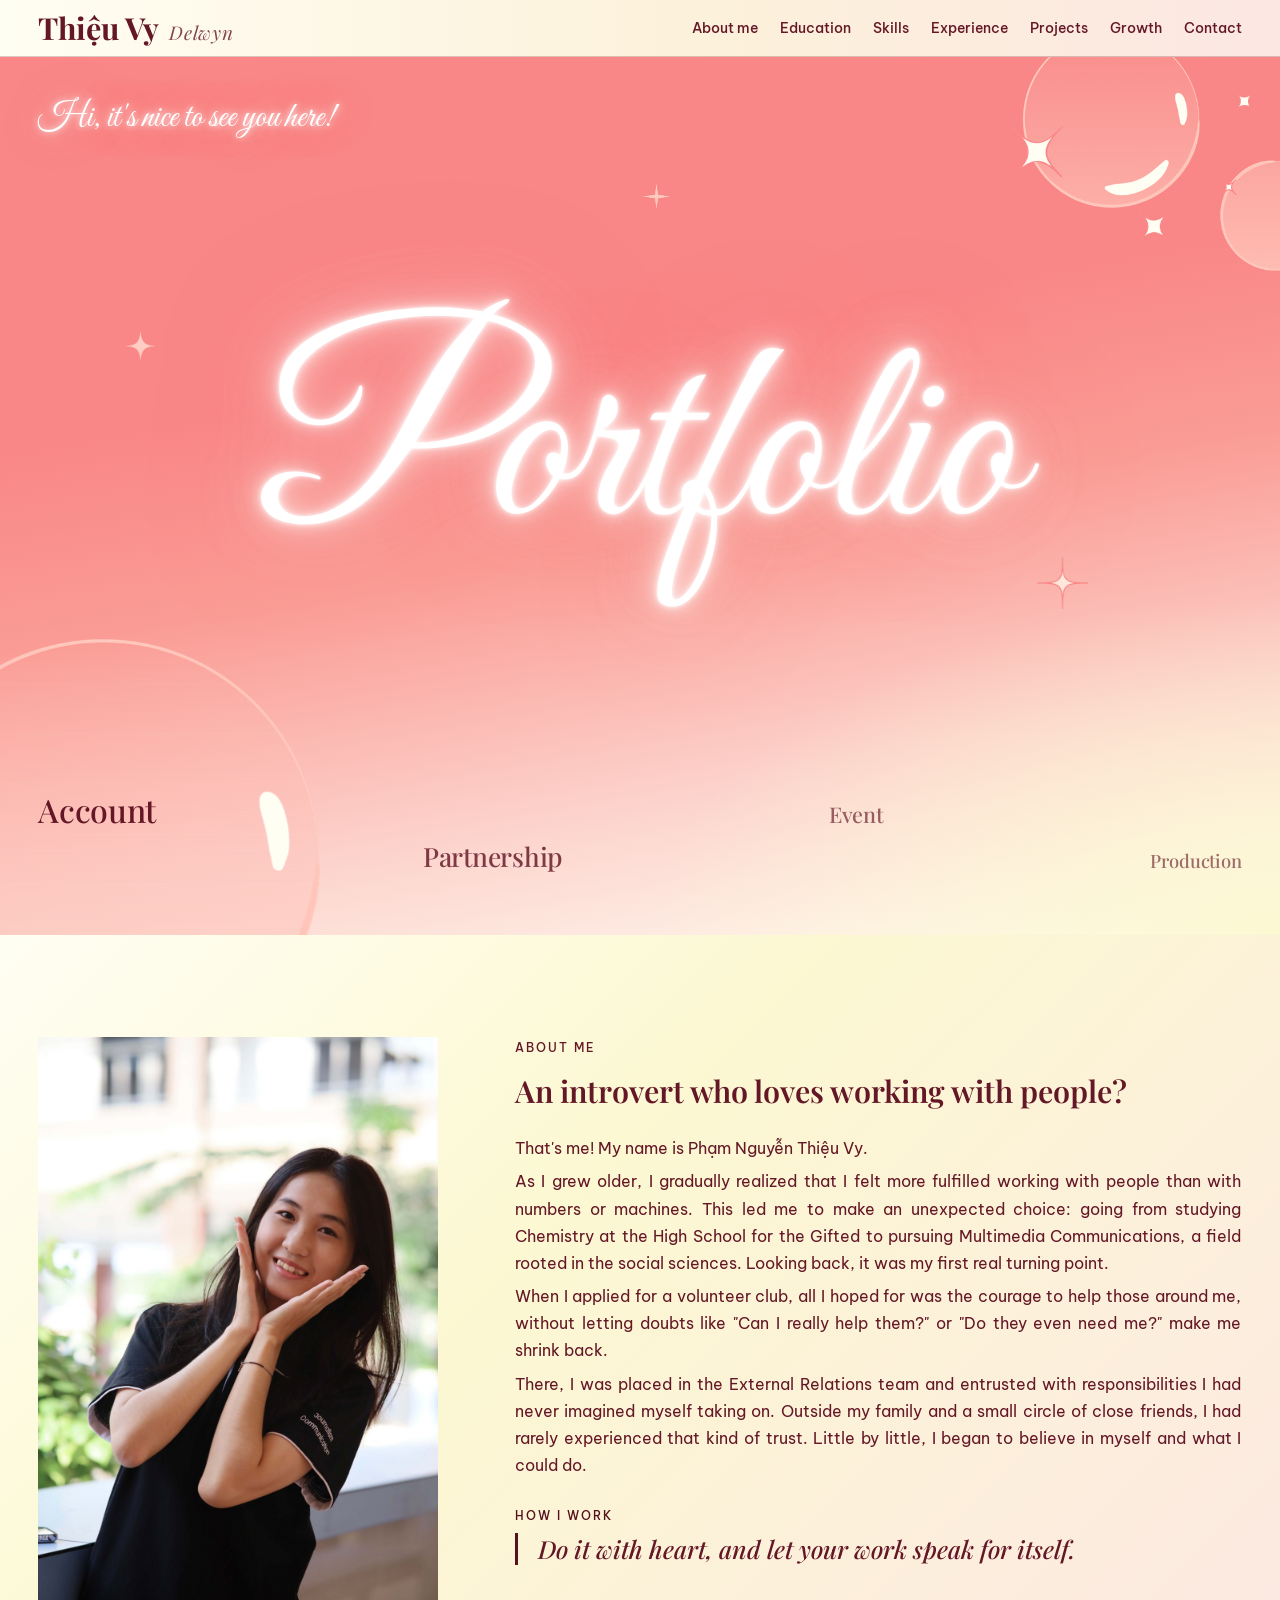
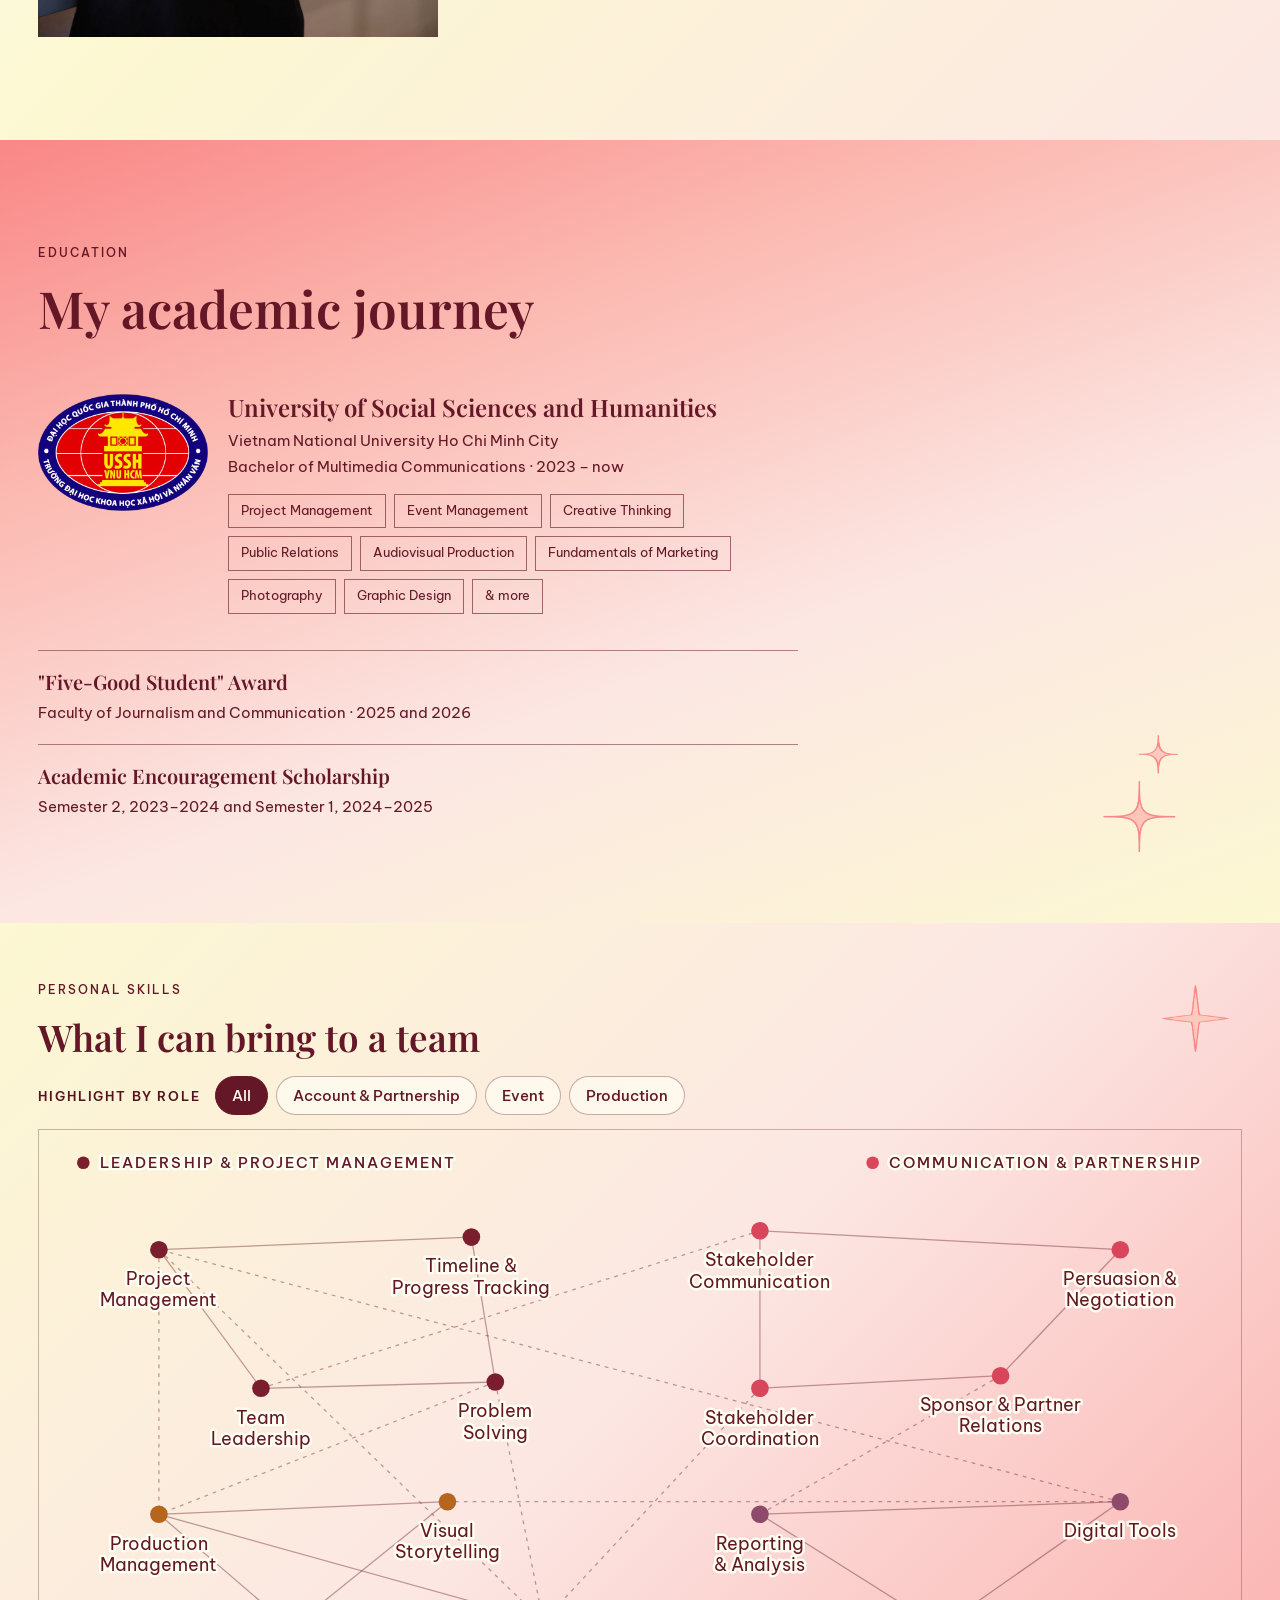
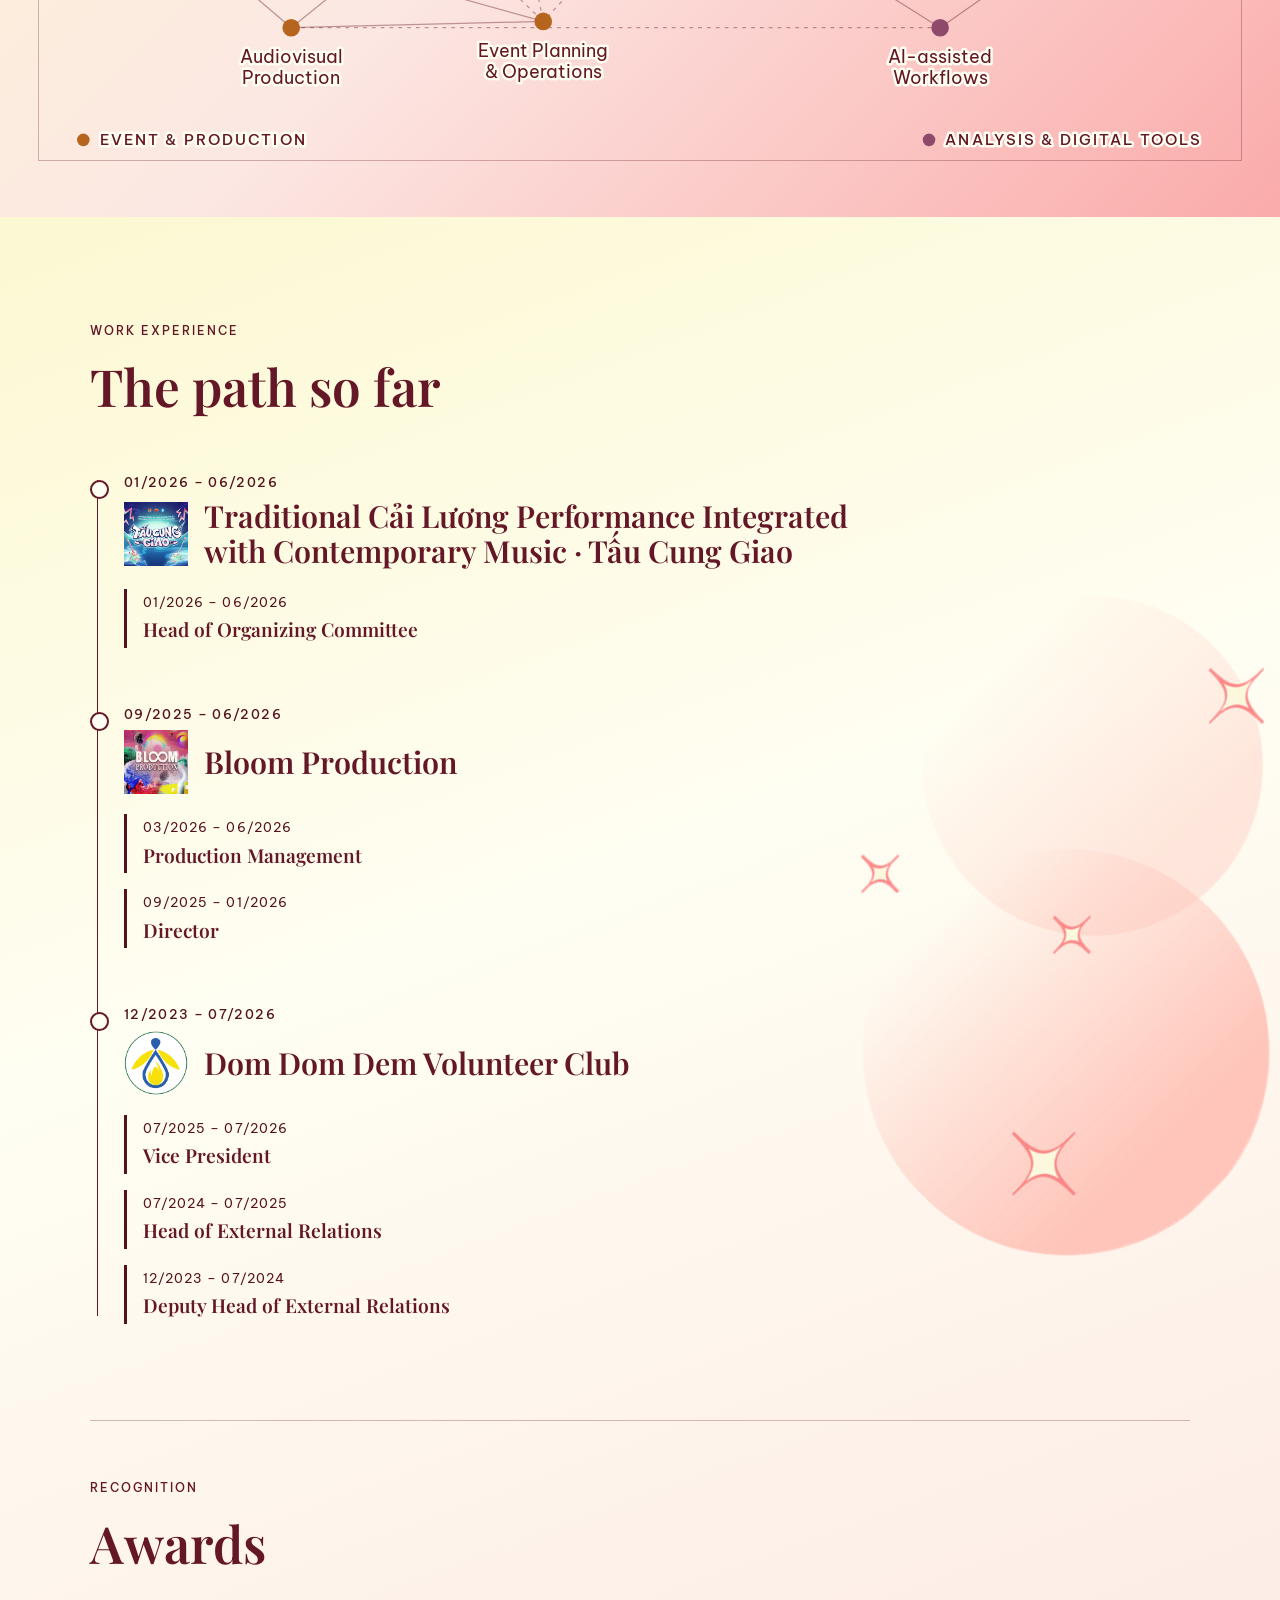
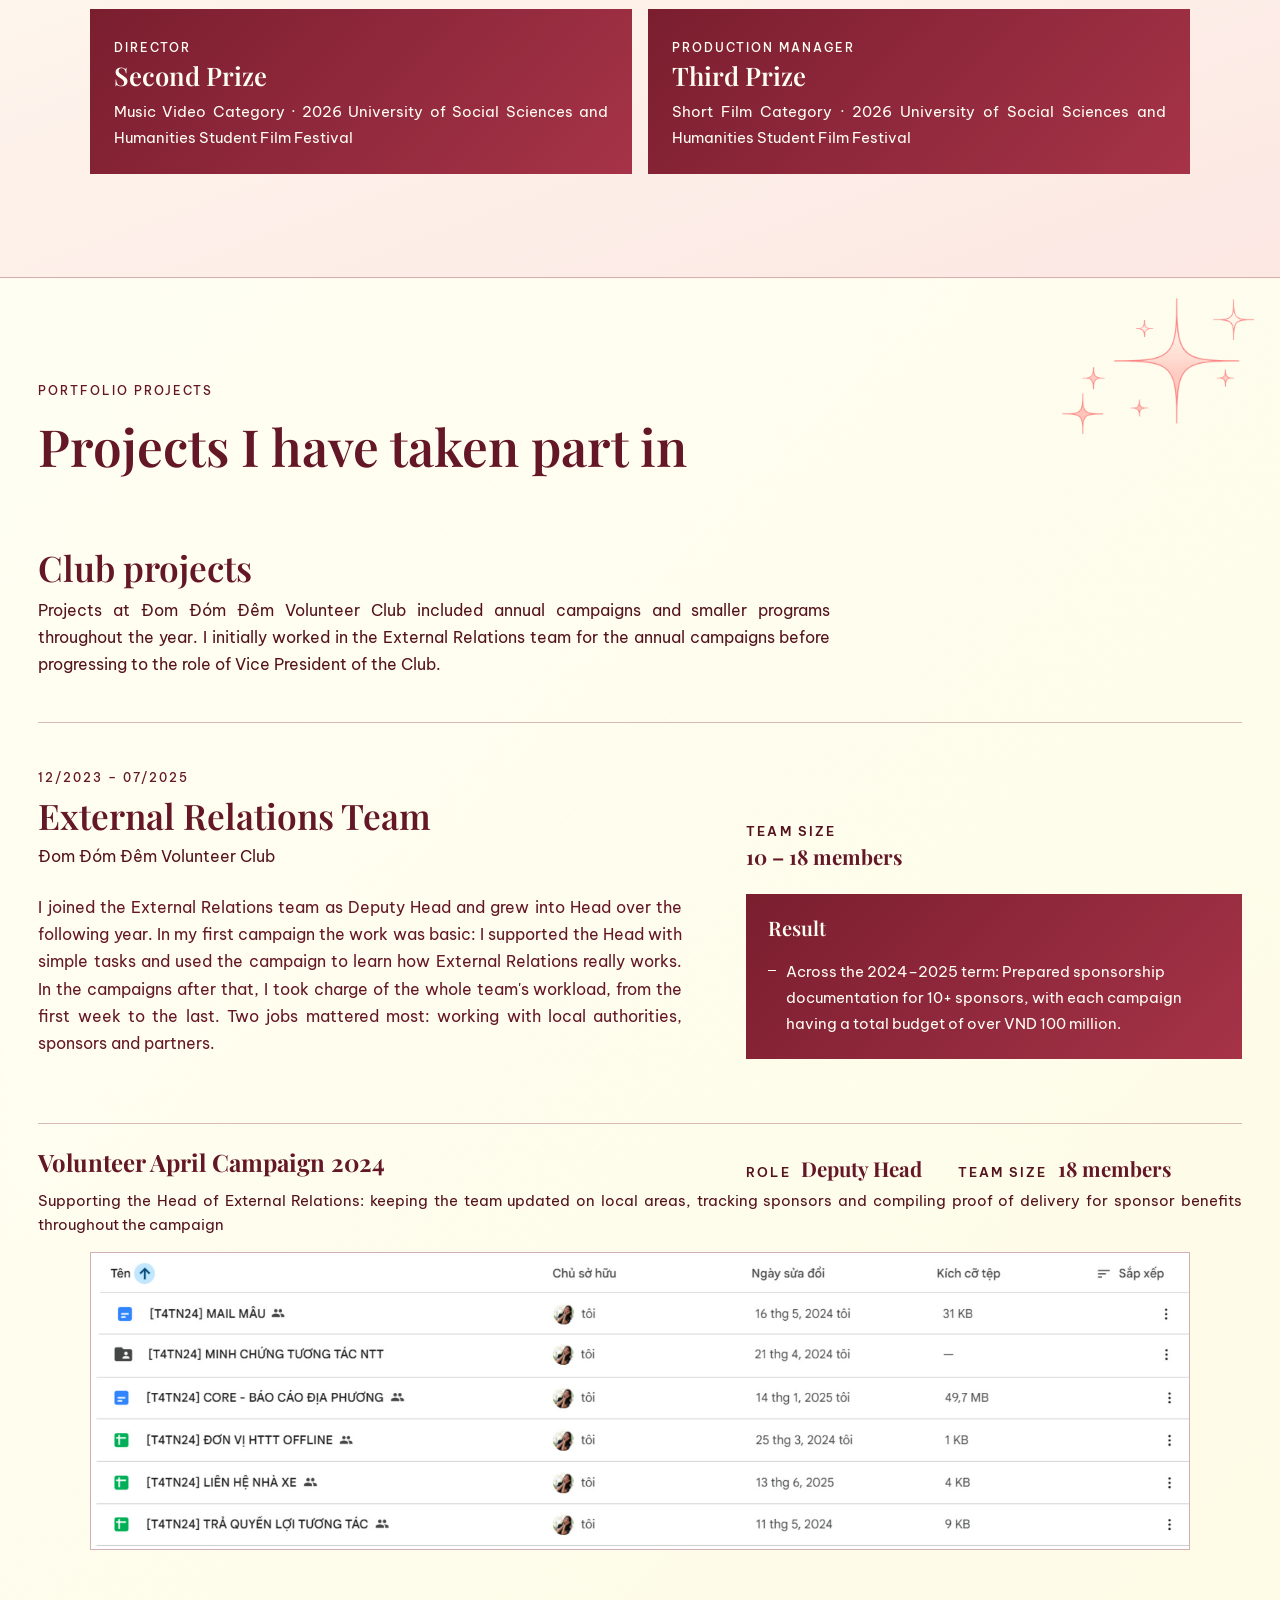
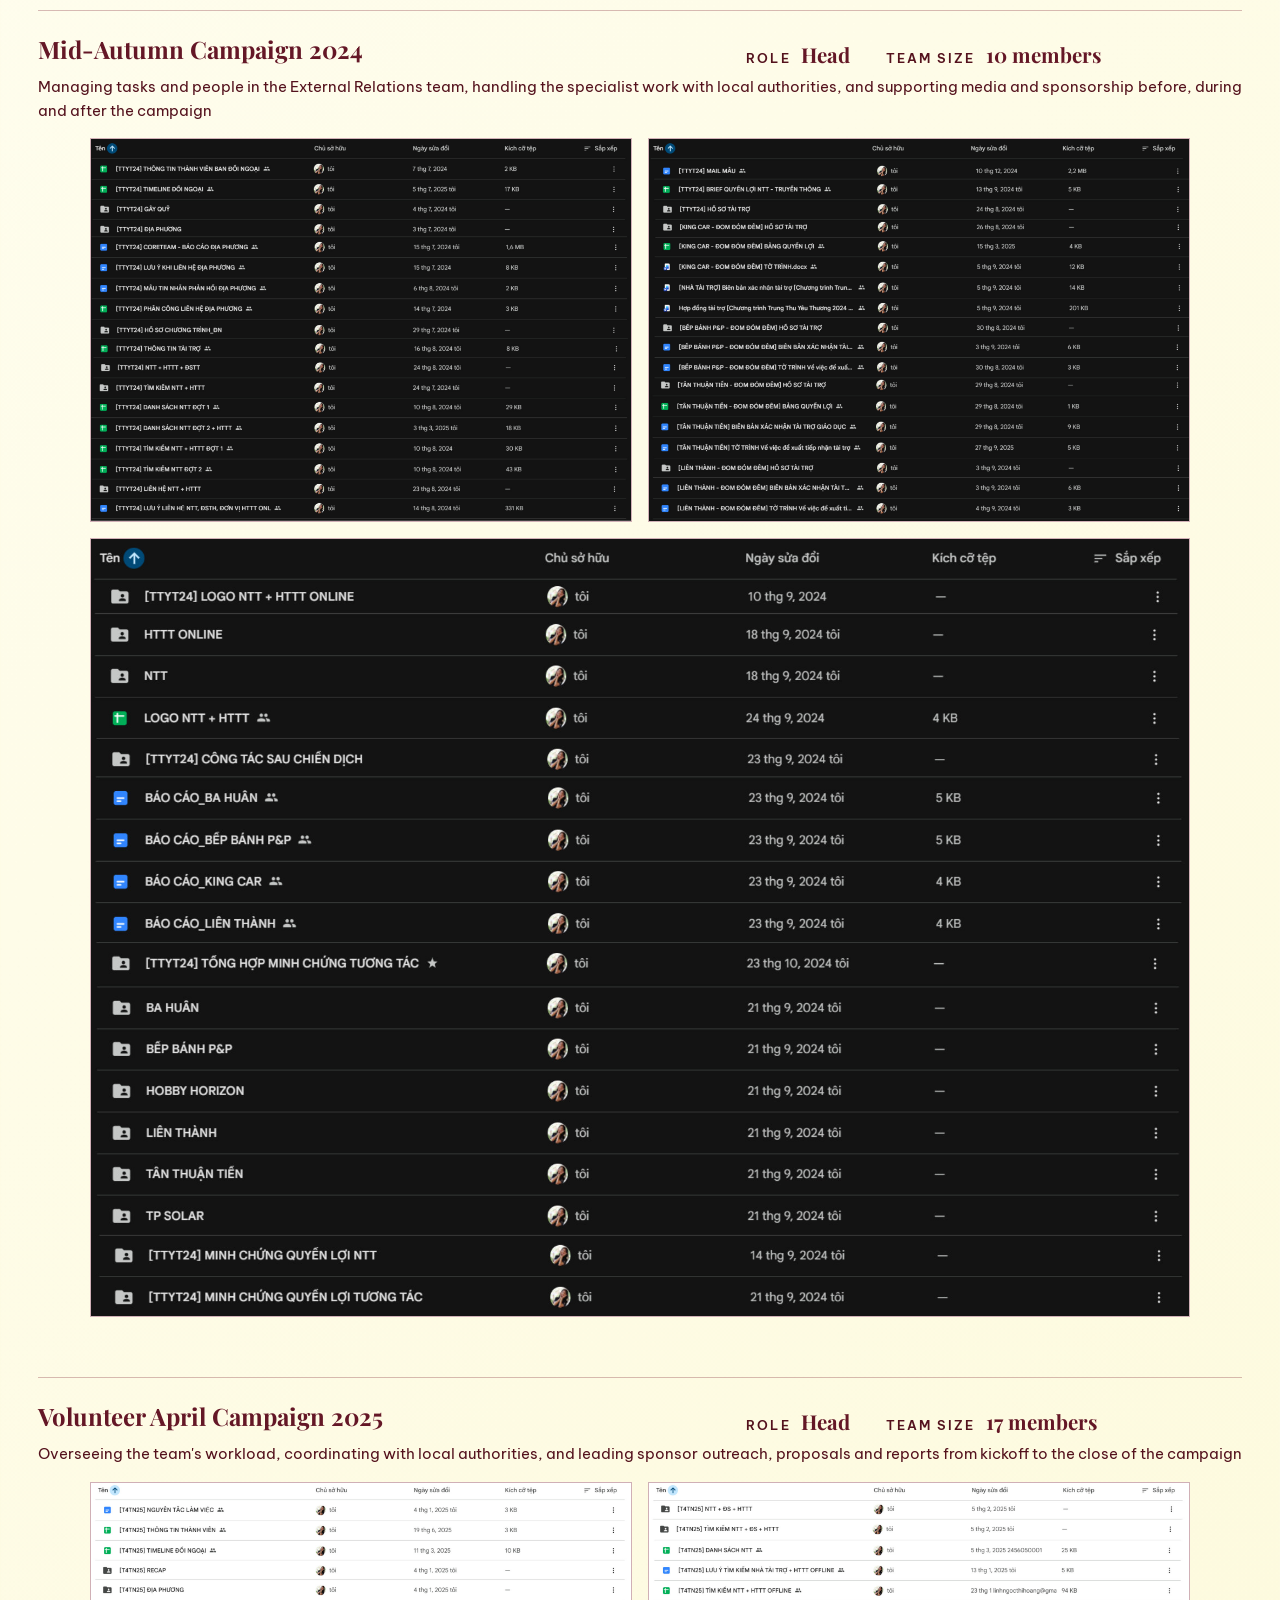
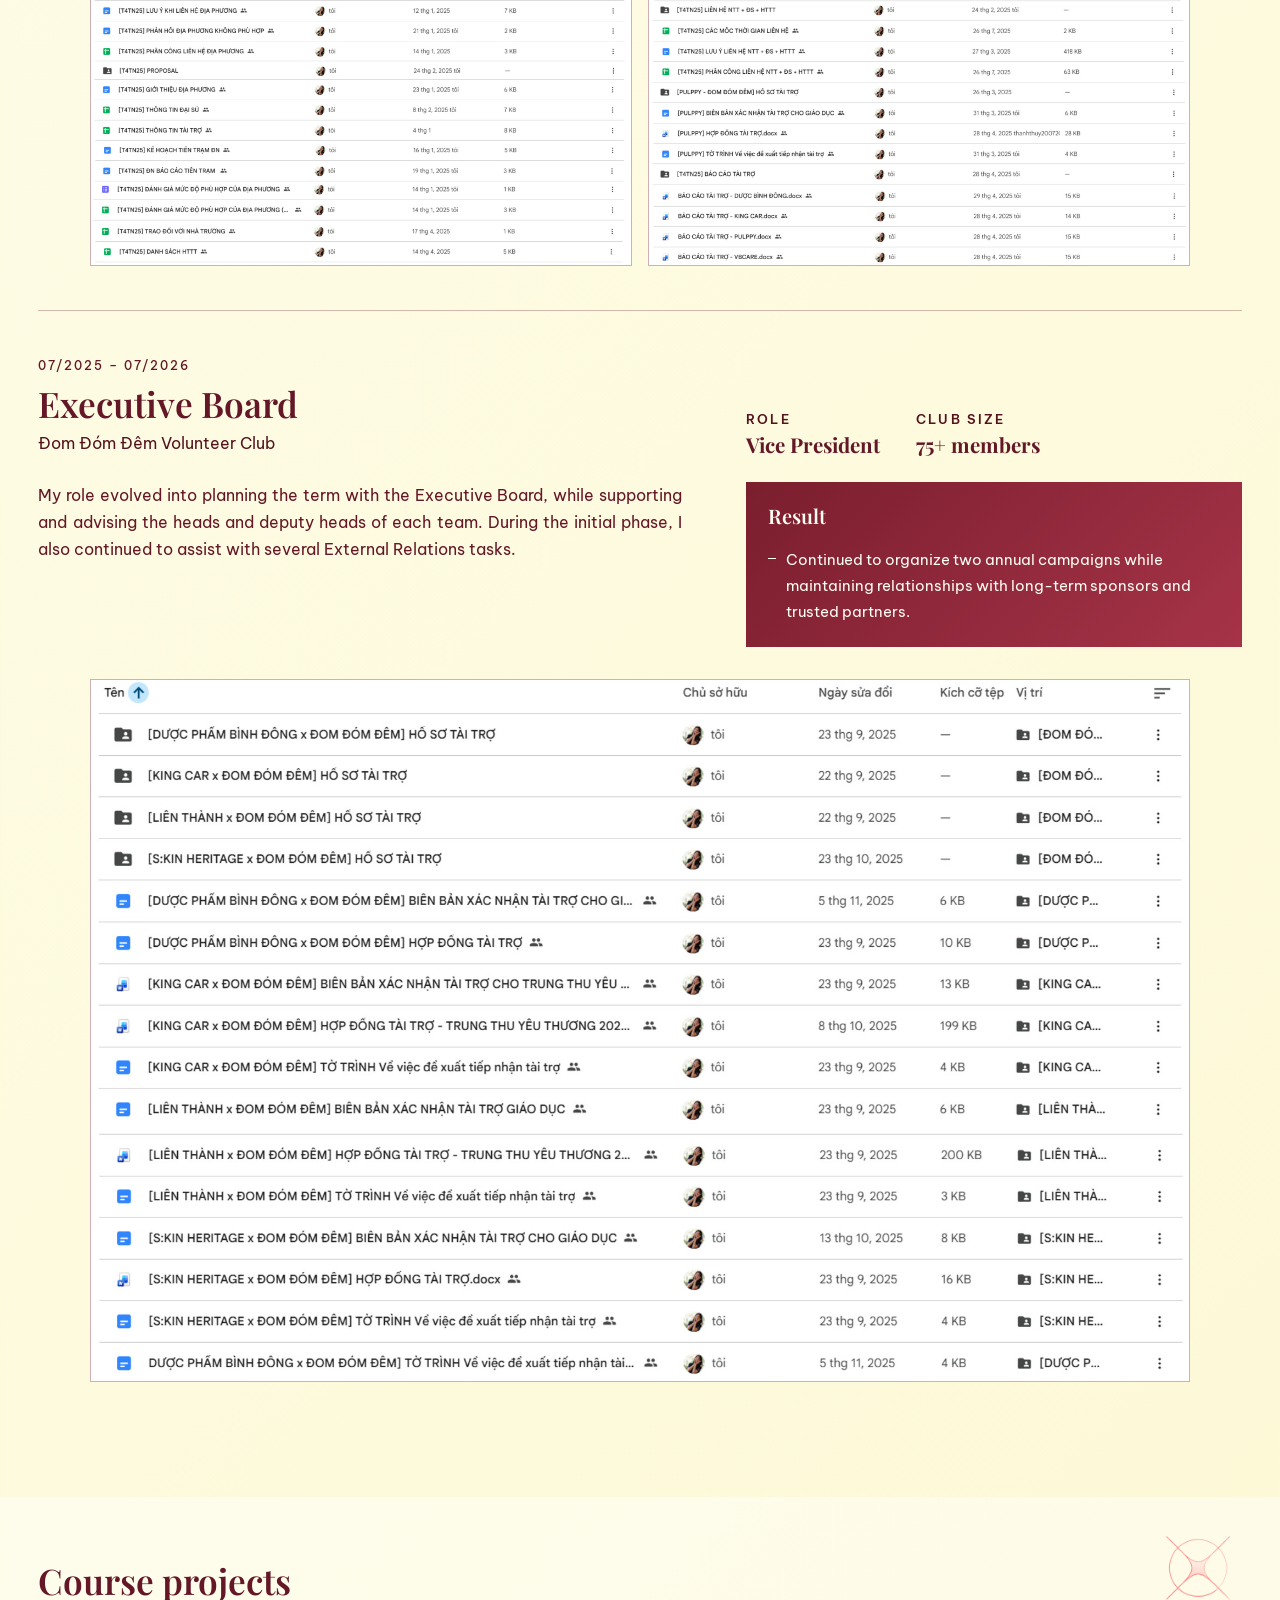
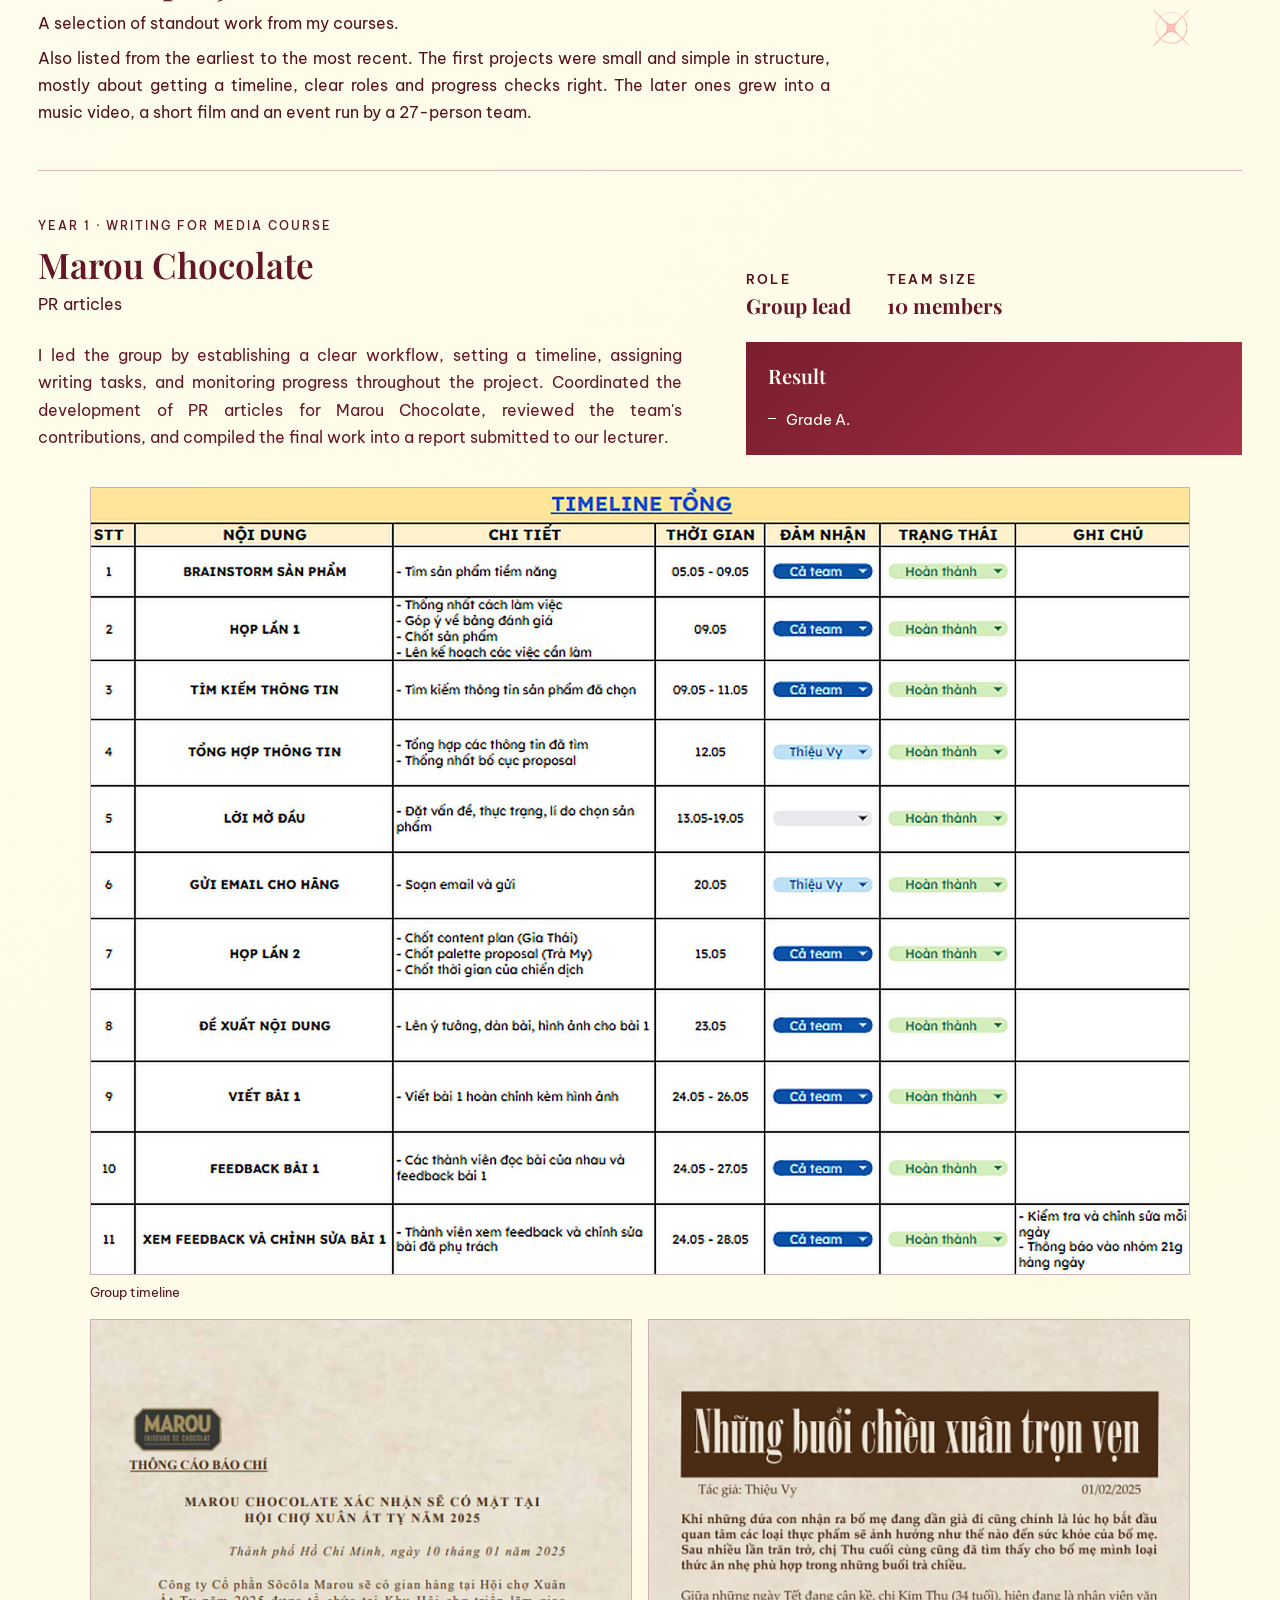
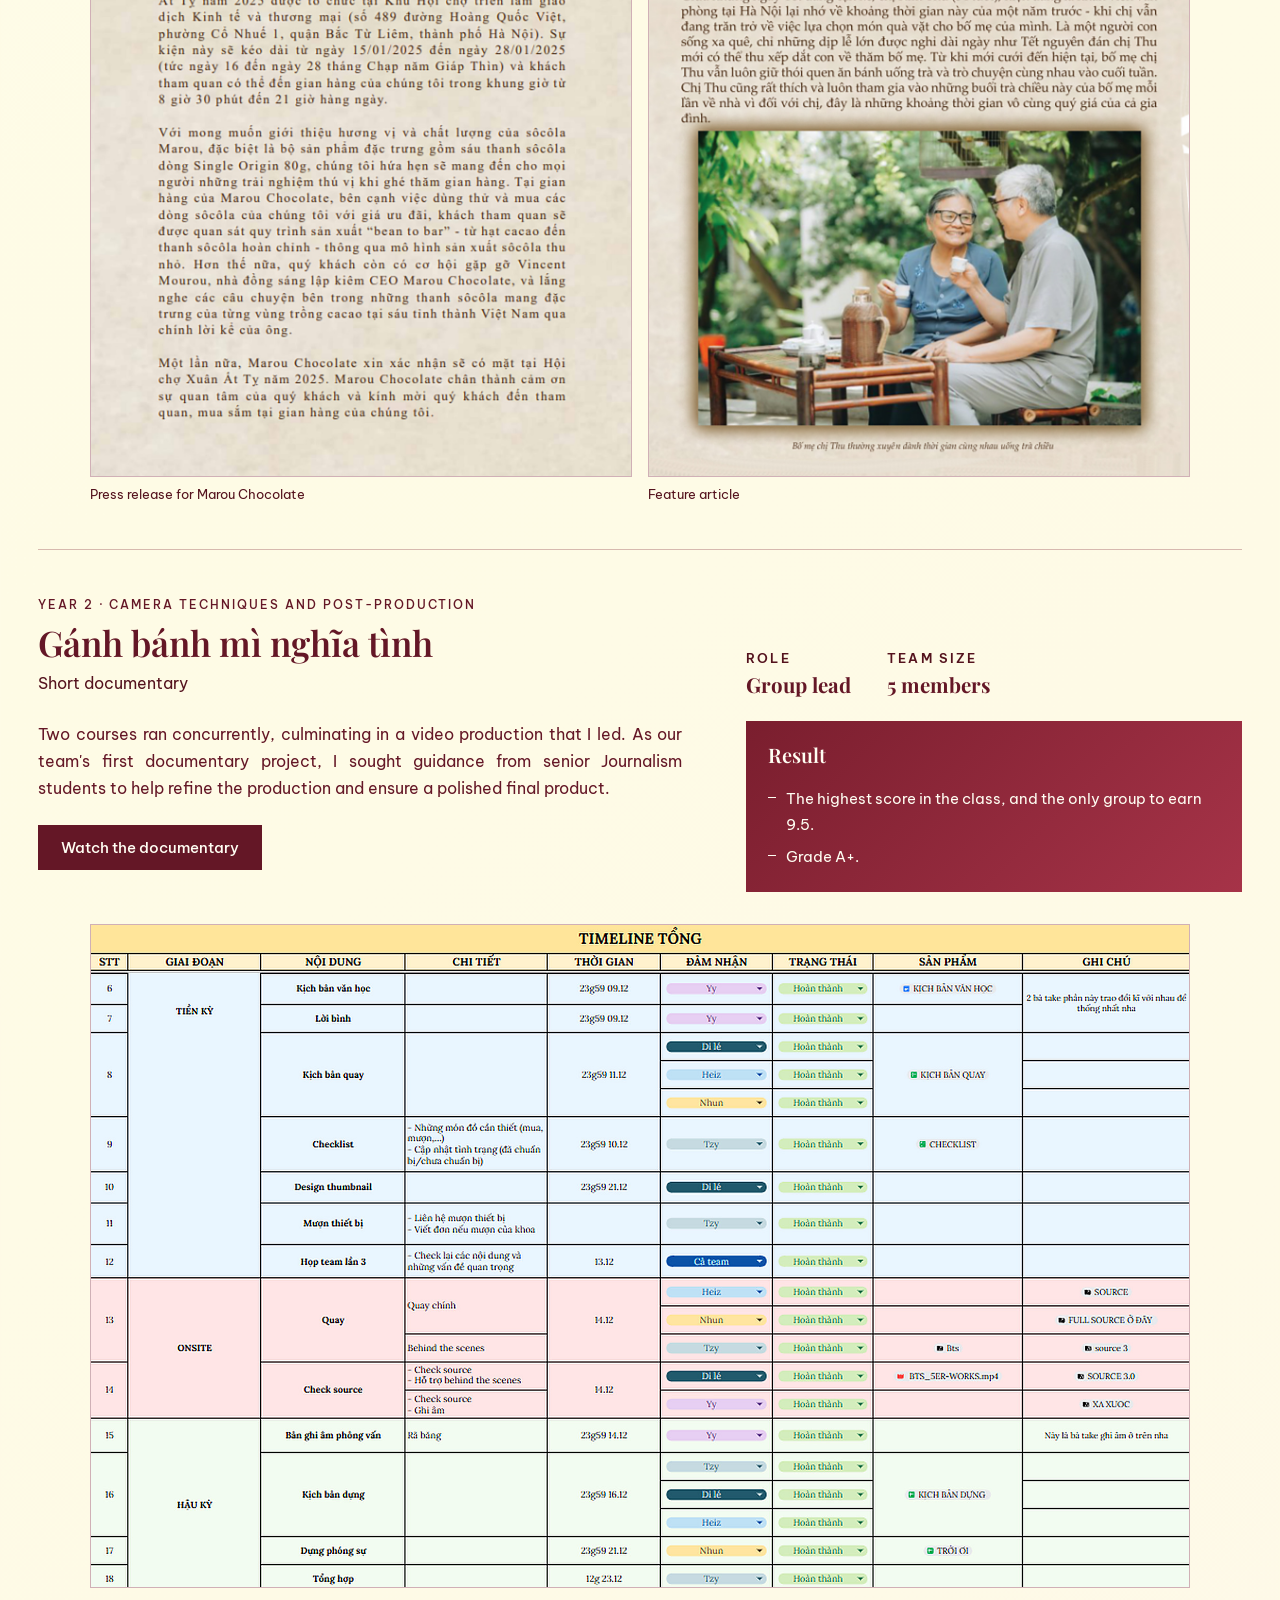
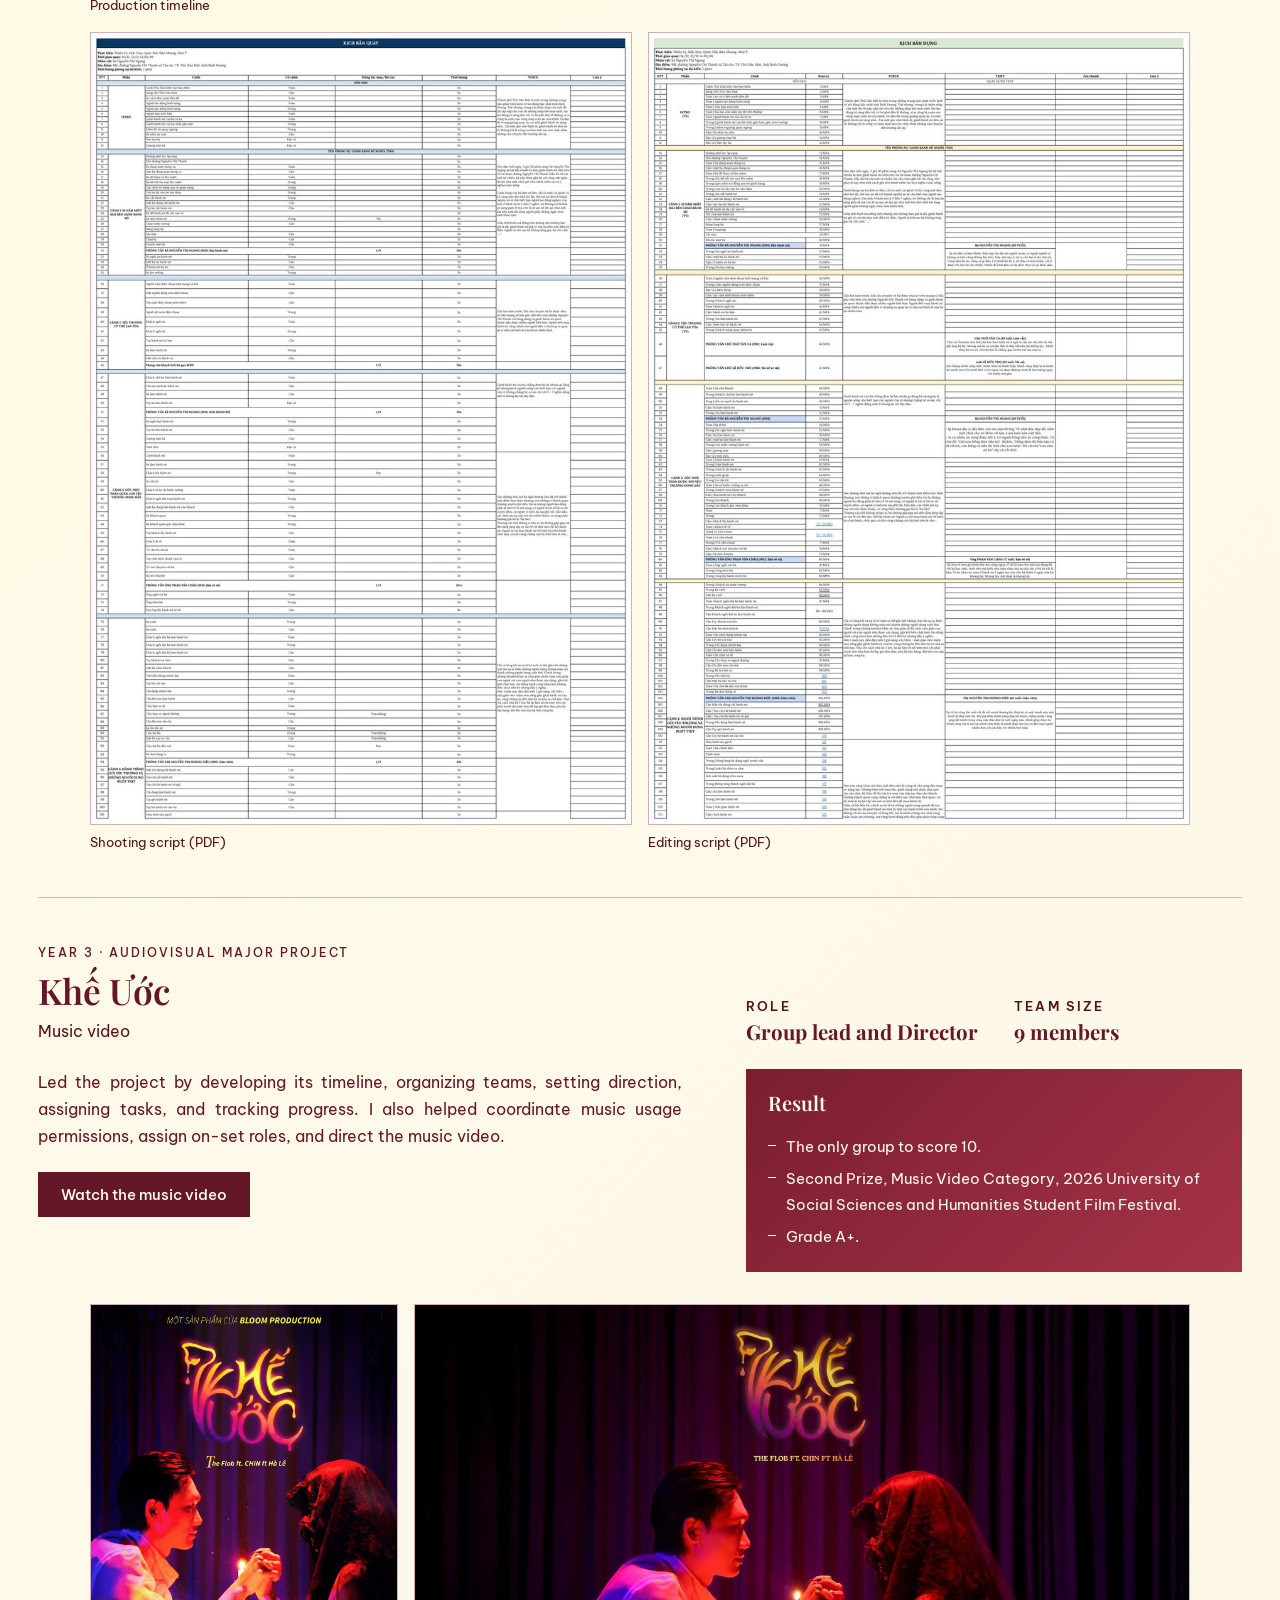
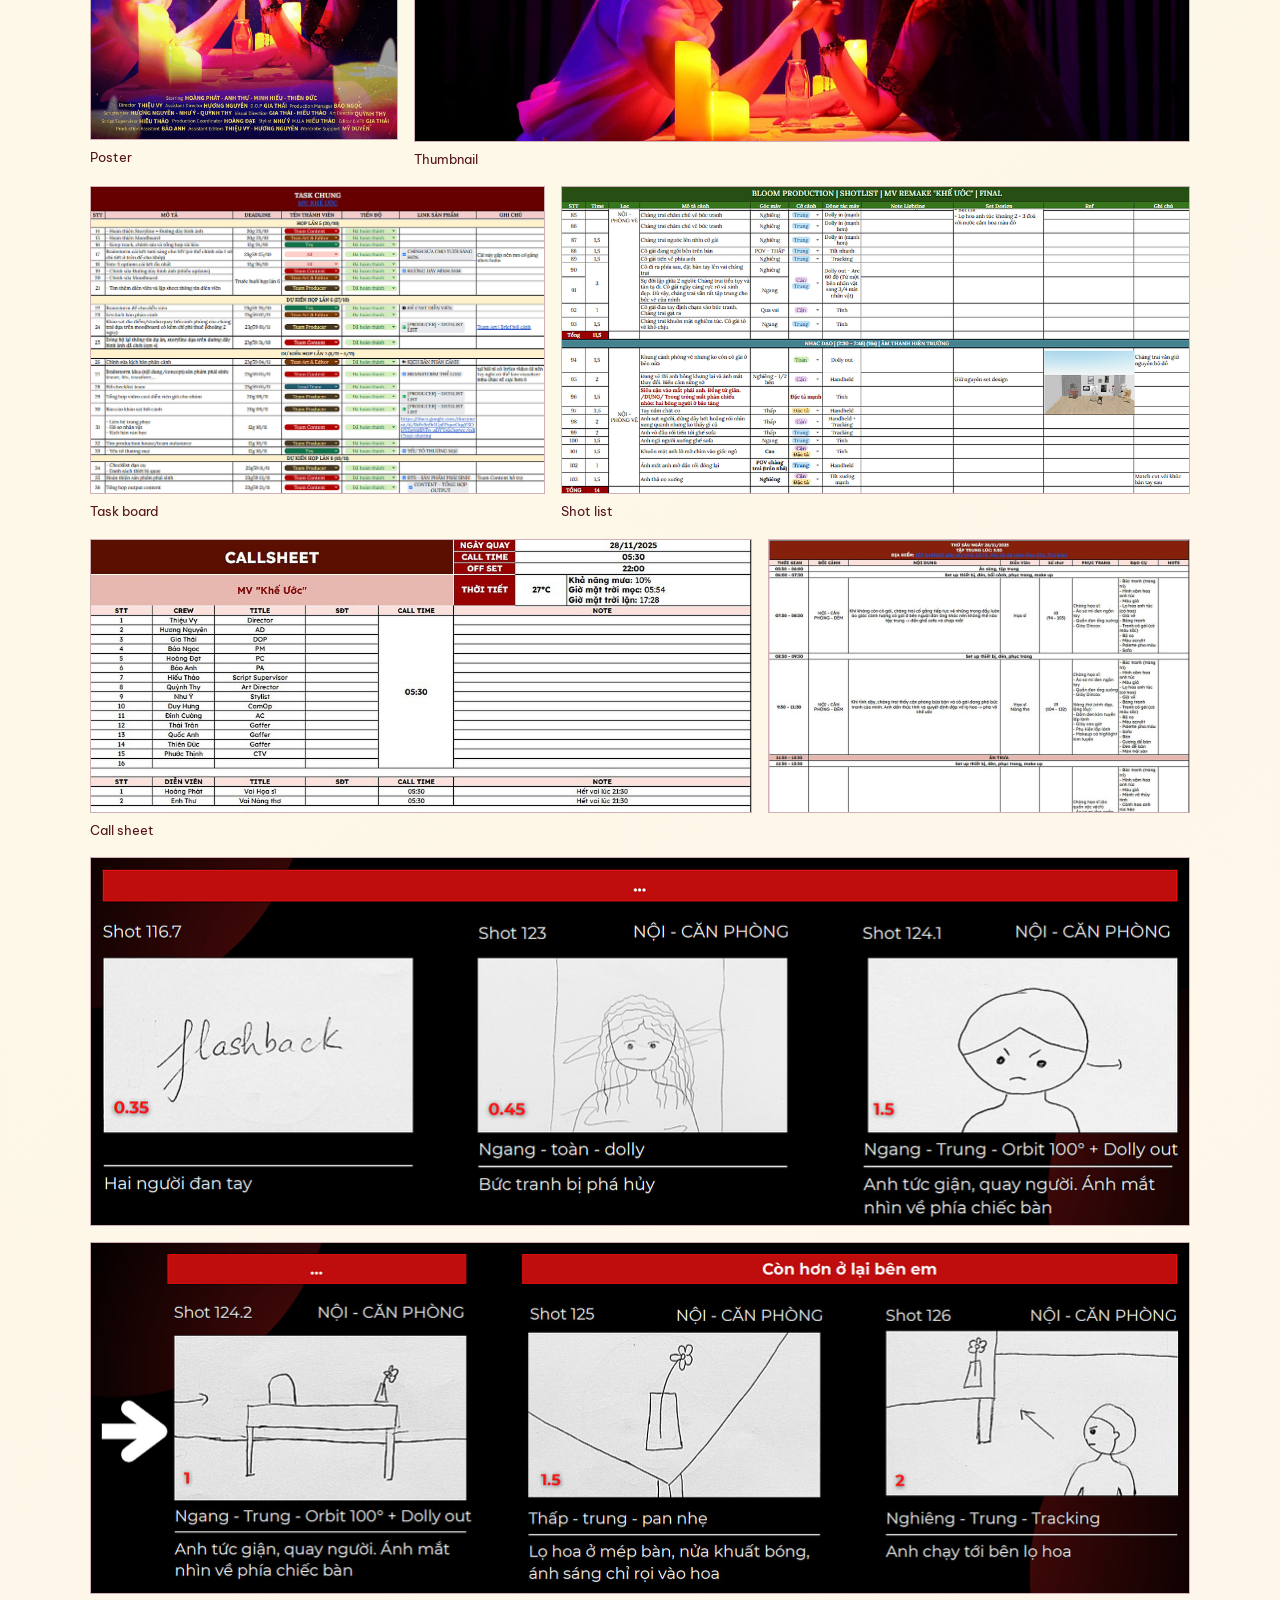
<file: index.html>
<!DOCTYPE html>
<html lang="en">
<head>
<meta charset="utf-8">
<meta name="viewport" content="width=device-width, initial-scale=1, viewport-fit=cover">
<title>Thiệu Vy Portfolio</title>
<meta name="description" content="Portfolio of Phạm Nguyễn Thiệu Vy (Delwyn): multimedia communication student with experience in project management, external relations and sponsorship, event organization and audiovisual production.">
<meta name="theme-color" content="#FFFEF3">
<meta property="og:type" content="website">
<meta property="og:title" content="Thiệu Vy Portfolio">
<meta property="og:description" content="Portfolio of Phạm Nguyễn Thiệu Vy (Delwyn): multimedia communication student with experience in project management, external relations and sponsorship, event organization and audiovisual production.">
<link rel="preconnect" href="https://fonts.googleapis.com">
<link rel="preconnect" href="https://fonts.gstatic.com" crossorigin>
<link rel="stylesheet" href="https://fonts.googleapis.com/css2?family=Be+Vietnam+Pro:ital,wght@0,300;0,400;0,500;0,600;1,400&family=Great+Vibes&family=Playfair+Display:ital,wght@0,500;0,600;0,700;1,500&display=swap">
<link rel="stylesheet" href="css/style.css">
</head>
<body>
<nav class="top" aria-label="Main">
  <div class="in">
    <a class="brand" href="#top">Thiệu Vy <span class="en">Delwyn</span></a>
    <button class="menu-btn" id="menuBtn" aria-expanded="false" aria-controls="navList" type="button">Menu</button>
    <ul id="navList">
      <li><a href="#about">About me</a></li>
      <li><a href="#education">Education</a></li>
      <li><a href="#skills">Skills</a></li>
      <li><a href="#experience">Experience</a></li>
      <li><a href="#portfolio">Projects</a></li>
      <li><a href="#journey">Growth</a></li>
      <li><a href="#contact">Contact</a></li>
    </ul>
  </div>
</nav>

<header class="band s-cream hero" id="top">
  <img class="el" src="assets/el-1.png" alt="" aria-hidden="true" width="1" height="1" style="width:clamp(170px,25vw,380px);right:-4%;top:-3%">
  <img class="el hm" src="assets/el-5.png" alt="" aria-hidden="true" width="1" height="1" style="width:clamp(30px,4vw,60px);left:9%;top:30%">
  <img class="el hm" src="assets/el-12.png" alt="" aria-hidden="true" width="1" height="1" style="width:clamp(22px,2.6vw,38px);left:50%;top:14%">
  <img class="el" src="assets/el-2b.png" alt="" aria-hidden="true" width="1" height="1" style="width:clamp(230px,34vw,520px);left:-9%;bottom:-16%">
  <img class="el hm" src="assets/el-7.png" alt="" aria-hidden="true" width="1" height="1" style="width:clamp(30px,4vw,60px);right:15%;top:57%">
  <div class="in">
    <p class="greet">Hi, it's nice to see you here!</p>
    <h1>Portfolio</h1>
    <div class="hero-b">
      <div class="depth" aria-label="Areas of interest, from the most to the least focus">
        <ol>
          <li style="--fs:clamp(1.5rem,3vw,2rem);--o:1;--i:0">Account</li>
          <li style="--fs:clamp(1.3rem,2.5vw,1.65rem);--o:.82;--i:1">Partnership</li>
          <li style="--fs:clamp(1.15rem,2.1vw,1.35rem);--o:.66;--i:2">Event</li>
          <li style="--fs:clamp(1rem,1.7vw,1.15rem);--o:.62;--i:3">Production</li>
        </ol>
      </div>
    </div>
  </div>
    </div>
  </div>
</header>

<section class="band s-lilac about" id="about">
  <div class="in">
    <div class="portrait"><img src="assets/portrait.jpg" alt="Portrait of Phạm Nguyễn Thiệu Vy" width="1000" height="1500"></div>
    <div class="story">
      <div class="sechead" style="margin:0"><div class="eyebrow sub">About me</div><h2 class="h2 one">An introvert who loves working with people?</h2></div>
      <div class="beat">
        <p>That's me! My name is Phạm Nguyễn Thiệu Vy.</p>
        <p>As I grew older, I gradually realized that I felt more fulfilled working with people than with numbers or machines. This led me to make an unexpected choice: going from studying Chemistry at the High School for the Gifted to pursuing Multimedia Communications, a field rooted in the social sciences. Looking back, it was my first real turning point.</p>
        <p>When I applied for a volunteer club, all I hoped for was the courage to help those around me, without letting doubts like "Can I really help them?" or "Do they even need me?" make me shrink back.</p>
        <p>There, I was placed in the External Relations team and entrusted with responsibilities I had never imagined myself taking on. Outside my family and a small circle of close friends, I had rarely experienced that kind of trust. Little by little, I began to believe in myself and what I could do.</p>
      </div>
      <div class="beat">
        <div class="eyebrow">How I work</div>
        <p class="quote">Do it with heart, and let your work speak for itself.</p>
      </div>
    </div>
  </div>
</section>

<section class="band s-burg" id="education">
  <img class="el hm" src="assets/el-6.png" alt="" aria-hidden="true" width="1" height="1" style="width:clamp(48px,5.8vw,86px);right:8%;bottom:9%">
  <div class="in">
    <div class="sechead"><div class="eyebrow">Education</div><h2 class="h2">My academic journey</h2></div>
    <div class="edu-grid">
      <div>
        <div class="school">
          <img class="logo" src="assets/logo-ussh.png" alt="University of Social Sciences and Humanities, Vietnam National University, Ho Chi Minh City logo" width="560" height="400">
          <div>
            <h3>University of Social Sciences and Humanities</h3>
            <p class="meta">Vietnam National University Ho Chi Minh City<br>Bachelor of Multimedia Communications · 2023 – now</p>
            <div class="chips" aria-label="Coursework">
              <span class="chip">Project Management</span><span class="chip">Event Management</span><span class="chip">Creative Thinking</span><span class="chip">Public Relations</span><span class="chip">Audiovisual Production</span><span class="chip">Fundamentals of Marketing</span><span class="chip">Photography</span><span class="chip">Graphic Design</span><span class="chip">& more</span>
            </div>
          </div>
        </div>
        <ul class="ach">
          <li><b>"Five-Good Student" Award</b><span>Faculty of Journalism and Communication · 2025 and 2026</span></li>
          <li><b>Academic Encouragement Scholarship</b><span>Semester 2, 2023–2024 and Semester 1, 2024–2025</span></li>
      </ul>
      </div>
    </div>
  </div>
</section>

<section class="band s-teal" id="skills">
  <img class="el" src="assets/el-12.png" alt="" aria-hidden="true" width="1" height="1" style="width:clamp(44px,5.2vw,80px);right:4%;top:7%">
  <div class="in">
    <div class="sechead"><div class="eyebrow">Personal skills</div><h2 class="h2">What I can bring to a team</h2></div>
    <div class="rolebar" id="rolebar" role="group" aria-label="Highlight skills by target role"><span class="rb-l">Highlight by role</span><button type="button" data-r="" aria-pressed="true">All</button><button type="button" data-r="ap" aria-pressed="false">Account &amp; Partnership</button><button type="button" data-r="event" aria-pressed="false">Event</button><button type="button" data-r="production" aria-pressed="false">Production</button></div>
    <div class="starwrap"><svg id="stars" role="group" aria-label="Skill constellation, grouped into four categories"></svg></div>
  </div>
</section>

<section class="band s-cream exp" id="experience">
  <img class="el" src="assets/el-3.png" alt="" aria-hidden="true" width="1" height="1" style="width:clamp(300px,48vw,700px);right:-10%;top:28%;transform:rotate(-45deg)">
  <div class="in">
    <div class="sechead"><div class="eyebrow sub">Work experience</div><h2 class="h2">The path so far</h2></div>
    <div class="path">
      <div class="stop">
        <div class="when">01/2026 – 06/2026</div>
        <div class="sth"><img class="lg" src="assets/tcg.jpg" alt="Tấu Cung Giao logo" width="64" height="64"><h3>Traditional Cải Lương Performance Integrated with Contemporary Music · Tấu Cung Giao</h3></div>
        <div class="ladder">
          <div class="rung"><span class="d">01/2026 – 06/2026</span><b>Head of Organizing Committee</b></div>
        </div>
      </div>
      <div class="stop">
        <div class="when">09/2025 – 06/2026</div>
        <div class="sth"><img class="lg" src="assets/bloom.jpg" alt="Bloom Production logo" width="64" height="64"><h3>Bloom Production</h3></div>
        <div class="ladder">
          <div class="rung"><span class="d">03/2026 – 06/2026</span><b>Production Management</b></div>
          <div class="rung"><span class="d">09/2025 – 01/2026</span><b>Director</b></div>
        </div>
      </div>
      <div class="stop">
        <div class="when">12/2023 – 07/2026</div>
        <div class="sth"><img class="lg ring" src="assets/ddd.png" alt="Dom Dom Dem Volunteer Club logo" width="64" height="64"><h3>Dom Dom Dem Volunteer Club</h3></div>
        <div class="ladder">
          <div class="rung"><span class="d">07/2025 – 07/2026</span><b>Vice President</b></div>
          <div class="rung"><span class="d">07/2024 – 07/2025</span><b>Head of External Relations</b></div>
          <div class="rung"><span class="d">12/2023 – 07/2024</span><b>Deputy Head of External Relations</b></div>
        </div>
      </div>
    </div>
    <div class="awards-wrap" id="awards">
      <div class="sechead"><div class="eyebrow sub">Recognition</div><h2 class="h2">Awards</h2></div>
      <div class="awards">
        <div class="award"><span class="eyebrow">Director</span><b>Second Prize</b><p>Music Video Category · 2026 University of Social Sciences and Humanities Student Film Festival</p></div>
        <div class="award"><span class="eyebrow">Production Manager</span><b>Third Prize</b><p>Short Film Category · 2026 University of Social Sciences and Humanities Student Film Festival</p></div>
      </div>
    </div>
  </div>
</section>

<section class="band s-lilac pf" id="portfolio">
  <img class="el" src="assets/el-4.png" alt="" aria-hidden="true" width="1" height="1" style="width:clamp(110px,15vw,225px);right:2%;top:clamp(10px,1.6vw,24px)">
  <div class="in">
    <div class="sechead"><div class="eyebrow sub">Portfolio projects</div><h2 class="h2">Projects I have taken part in</h2></div>
    <div class="group" id="group-club">
      <div class="group-h">
        <h3>Club projects</h3>
        <p>Projects at Đom Đóm Đêm Volunteer Club included annual campaigns and smaller programs throughout the year. I initially worked in the External Relations team for the annual campaigns before progressing to the role of Vice President of the Club.</p>
      </div>
      <div id="projects-club"></div>
    </div>
    <div class="group" id="group-course">
      <img class="el hm" src="assets/el-8.png" alt="" aria-hidden="true" width="1" height="1" style="width:clamp(56px,6vw,92px);right:1%;top:clamp(24px,3vw,44px)">
      <div class="group-h">
        <h3>Course projects</h3>
        <p>A selection of standout work from my courses.</p>
        <p>Also listed from the earliest to the most recent. The first projects were small and simple in structure, mostly about getting a timeline, clear roles and progress checks right. The later ones grew into a music video, a short film and an event run by a 27-person team.</p>
      </div>
      <div id="projects-course"></div>
    </div>
  </div>
</section>

<section class="band s-burg" id="journey">
  <img class="el" src="assets/el-10.png" alt="" aria-hidden="true" width="1" height="1" style="width:clamp(84px,12vw,185px);right:3%;top:clamp(14px,2vw,30px)">
  <div class="in">
    <div class="sechead"><div class="eyebrow">My growth journey</div><h2 class="h2">Looking back, seeing how far I've come</h2>
      <p class="lede" style="margin-top:10px">Looking back at where I started, I realize how much I've learned, how far I've come, and how every little experience has shaped the person I am today.</p></div>
    <div class="pairs" id="pairs"></div>

    <div class="jblock" id="campaigns">
      <h3>A place I call home</h3>
      <div class="photos" id="campaignRow"></div>
    </div>

    <div class="grat">
      <div class="grat-t">
        <div class="eyebrow">With gratitude</div>
        <h3>The people who walked with me</h3>
        <p>To the friends who shared the load and the laughter, and to everyone who believed in me before I believed in myself: thank you. Some of you I see every day, while others I rarely get to see. Yet, you never stop believing in me and cheering me on, and that belief has carried me further than I could ever have gone alone.</p>
        <p>To my family, thank you for loving me unconditionally and supporting every path I choose, even when sometimes, it seems to be something unfamiliar to you. You trust that whatever I choose to pursue is what makes me happy, and that means everything to me. I love you all so much for raising me with endless love and always making me feel loved.</p>
        <p>Whatever I have grown into, you have been a part of it. I am grateful for every one of you, and for every experience we shared.</p>
        <p class="thanks">Thank you to everyone I have met along this journey.</p>
      </div>
      <div class="collage" id="collage"></div>
    </div>
  </div>
</section>

<section class="band s-teal" id="contact">
  <div class="in">
    <div class="contact-grid">
      <div>
        <div class="sechead" style="margin-bottom:0"><div class="eyebrow">Contact</div><h2 class="h2">Let’s get in touch!</h2></div>
        <p class="lede">If you would like to know more about me, my work, my experience or how I collaborate, please reach out. I will be glad to share more, or to talk about an opportunity or a project.</p>
        <div class="contact-list">
          <div class="crow"><span class="k">Phone</span><span class="v" id="vPhone">(+84) 393 797 179</span><button class="btn" type="button" data-copy="vPhone">Copy</button></div>
          <div class="crow"><span class="k">Email</span><span class="v" id="vMail">thieuvy.bctt@gmail.com</span><button class="btn" type="button" data-copy="vMail">Copy</button></div>
          <div class="crow"><span class="k">Facebook</span><span class="v">facebook.com/thieuvy905</span><a class="btn" href="https://facebook.com/thieuvy905" target="_blank" rel="noopener">Open</a></div>
          <div class="crow"><span class="k">Instagram</span><span class="v">c.delwyn_</span><a class="btn" href="https://instagram.com/c.delwyn_" target="_blank" rel="noopener">Open</a></div>
        </div>
      </div>
      <div class="contact-photo"><img src="assets/contact.jpg" alt="Phạm Nguyễn Thiệu Vy by the sea" width="1000" height="1500" loading="lazy"></div>
    </div>
  </div>
</section>

<section class="band s-blush ty">
  <img class="el" src="assets/el-1.png" alt="" aria-hidden="true" width="1" height="1" style="width:clamp(200px,30vw,440px);right:-4%;top:-10%">
  <div class="in">
    <h2>Thank you for viewing my portfolio.</h2>
    <p class="signed">Phạm Nguyễn Thiệu Vy</p>
  </div>
</section>

<div class="lb" id="lb" role="dialog" aria-modal="true" aria-label="Image viewer" hidden>
  <div class="lb-bar"><div class="lb-t" id="lbT"></div><span class="lb-hint">Scroll to zoom · drag to move</span><button type="button" id="lbOut" aria-label="Zoom out">−</button><button type="button" id="lbIn" aria-label="Zoom in">+</button><button type="button" id="lbFit">Fit</button><button type="button" id="lbX">Close</button></div>
  <div class="lb-body" id="lbB"></div>
</div>

<script src="js/main.js"></script>
</body>
</html>
</file>
<file: css/style.css>
/* One committed look in the client's gradient palette: coral #F98787, blush #FCE7E3, ivory #FFFEF3, butter #FCF8D2. --burgundy and --teal are deep wine tones derived from the coral hue, used for text and dark bands. No dark-mode variants; every colour is set explicitly. */
:root{
  --burgundy:#641726; --teal:#54121D; --cream:#FFFEF3;
  --rose:#F98787; --blush:#FCE7E3; --lilac:#FCF8D2; --coral:#F98787; --butter:#FCF8D2;
  --display:'Playfair Display',Georgia,'Times New Roman',serif;
  --body:'Be Vietnam Pro',system-ui,-apple-system,'Segoe UI',sans-serif;
}
*{box-sizing:border-box}
html{scroll-behavior:auto}
body{margin:0;background:var(--cream);color:var(--burgundy);font-family:var(--body);font-size:16px;line-height:1.7;font-weight:400;overflow-x:hidden}
body::before{content:"";position:fixed;inset:0 0 auto;height:env(safe-area-inset-top,0px);background:var(--cream);z-index:60}
h1,h2,h3,h4{font-family:var(--display);font-weight:600;line-height:1.15;margin:0;text-wrap:balance}
p{margin:0}
p:not(.greet):not(.quote):not(.signed):not(.meta):not(.tip):not(.thanks){text-align:justify;text-justify:inter-word;hyphens:auto;-webkit-hyphens:auto;text-wrap:pretty}
.pcols .txt p,.story p,.lede{hyphenate-limit-chars:7 3 3}
a{color:inherit}
a:focus-visible,button:focus-visible,[tabindex]:focus-visible{outline:2px solid currentColor;outline-offset:3px}
ul,ol{margin:0;padding:0;list-style:none}
img{max-width:100%}

.band{padding-left:max(16px,env(safe-area-inset-left,0px));padding-right:max(16px,env(safe-area-inset-right,0px));padding-block:clamp(56px,8vw,104px)}
@media(min-width:700px){.band{padding-left:max(clamp(20px,3vw,44px),env(safe-area-inset-left,0px));padding-right:max(clamp(20px,3vw,44px),env(safe-area-inset-right,0px))}}
.in{max-width:1360px;margin-inline:auto}
/* decorative elements */
.band{position:relative;overflow:clip}
.band>.in{position:relative;z-index:1}
.el{position:absolute;z-index:0;pointer-events:none;user-select:none;height:auto}
@media(max-width:760px){.el.hm{display:none}.el{opacity:.85}}

.s-cream{background:linear-gradient(160deg,#FCF8D2 0%,#FFFEF3 42%,#FCE7E3 100%);color:var(--burgundy)}
.s-burg{background:linear-gradient(160deg,#F98787 0%,#FBB8B0 28%,#FCE7E3 62%,#FCF8D2 100%);color:var(--burgundy)}
.s-teal{background:linear-gradient(135deg,#FCF8D2 0%,#FCE7E3 50%,#F98787 130%);color:var(--burgundy)}
.s-lilac{background:linear-gradient(135deg,#FFFEF3 0%,#FCF8D2 40%,#FCE7E3 100%);color:var(--burgundy)}
.s-blush{background:linear-gradient(135deg,#FCE7E3 0%,#FAB1A9 55%,#F98787 100%);color:var(--burgundy)}
.s-cream .sub,.s-lilac .sub,.s-blush .sub{color:var(--burgundy)}
section[id],header[id]{scroll-margin-top:calc(var(--nav-h,57px) - 1px)}

.eyebrow{font-size:.78rem;letter-spacing:.16em;text-transform:uppercase;font-weight:500}
.h2{font-size:clamp(2rem,4.6vw,3.2rem);margin-top:10px}
.lede{max-width:64ch}
.sechead{display:grid;gap:6px;margin-bottom:clamp(32px,5vw,56px)}

/* nav */
.top{position:sticky;top:env(safe-area-inset-top,0px);z-index:50;background:linear-gradient(90deg,#FFFEF3 0%,#FCF1DA 55%,#FCE7E3 100%);color:var(--burgundy);
  border-bottom:1px solid rgba(122,30,46,.25);
  padding-left:max(16px,env(safe-area-inset-left,0px));padding-right:max(16px,env(safe-area-inset-right,0px))}
@media(min-width:700px){.top{padding-left:max(clamp(20px,3vw,44px),env(safe-area-inset-left,0px));padding-right:max(clamp(20px,3vw,44px),env(safe-area-inset-right,0px))}}
.top .in{display:flex;align-items:center;justify-content:space-between;gap:16px;min-height:56px;position:relative}
.brand{font-family:var(--display);font-weight:700;text-decoration:none;font-size:clamp(1.4rem,2.6vw,1.9rem);line-height:1;white-space:nowrap}
.brand .en{font-weight:400;font-style:italic;font-size:.62em;letter-spacing:.04em;opacity:.8;margin-left:.2em}
.top ul{display:flex;gap:22px}
.top ul a{text-decoration:none;font-size:.88rem;font-weight:500;padding:6px 0;border-bottom:1px solid transparent}
.top ul a:hover{border-bottom-color:currentColor}
.menu-btn{display:none;background:none;border:1px solid var(--burgundy);color:var(--burgundy);font:500 .85rem var(--body);padding:6px 14px;cursor:pointer}
@media(max-width:940px){
  .menu-btn{display:block}
  .top ul{display:none;position:absolute;top:100%;right:0;left:0;flex-direction:column;gap:0;background:var(--cream);border:1px solid rgba(122,30,46,.25);border-top:0}
  .top ul.open{display:flex}
  .top ul a{display:block;padding:14px 16px;border-bottom:1px solid rgba(122,30,46,.15)}
}

/* hero */
.hero{padding-block:clamp(32px,5vw,72px);background:radial-gradient(70% 55% at 100% 100%,#FCF8D2 0%,rgba(252,248,210,0) 70%),linear-gradient(170deg,#F98787 0%,#F98787 36%,#FA9C95 54%,#FCD3CC 78%,#FFFEF3 100%)}
.hero .in{display:flex;flex-direction:column;gap:clamp(12px,2.4vw,28px);min-height:min(calc(100svh - 150px),760px)}
.hero-l{display:flex;flex-direction:column;justify-content:space-between;gap:32px;min-width:0}
.hero h1{font-family:'Great Vibes','Snell Roundhand','Brush Script MT',cursive;font-size:clamp(4.8rem,21vw,16.5rem);font-weight:400;letter-spacing:0;line-height:1.08;text-align:center;margin:auto 0;padding-bottom:.06em;color:#fff;text-shadow:0 0 4px rgba(255,255,255,.95),0 0 14px rgba(255,255,255,.85),0 0 32px rgba(255,236,230,.85),0 0 64px rgba(255,200,196,.8),0 0 110px rgba(249,135,135,.7)}
.hero .greet{font-family:'Great Vibes','Snell Roundhand','Brush Script MT',cursive;font-size:clamp(1.5rem,2.8vw,2.2rem);line-height:1.1;color:#fff;text-shadow:0 0 6px rgba(255,255,255,.9),0 0 18px rgba(255,214,208,.9),0 0 36px rgba(249,135,135,.8);align-self:flex-start;margin-top:-22px}
.hero .name::after{content:'';display:block;width:64px;height:3px;background:var(--cream);margin-top:12px}
.hero .who{font-size:1.05rem;max-width:40ch}
.btn{display:inline-block;font:500 .92rem var(--body);text-decoration:none;padding:12px 22px;border:1px solid currentColor;cursor:pointer;background:none;color:inherit}
.btn.fill{background:var(--burgundy);color:var(--cream);border-color:var(--burgundy)}
.btn:hover{opacity:.85}
.hero-b{display:flex;flex-direction:column;gap:clamp(24px,4vw,44px);align-items:stretch}
.depth{min-width:0;width:100%}
.depth ol{display:flex;flex-wrap:wrap;align-items:flex-end;justify-content:space-between;gap:10px 24px;width:100%}
.depth li{font-family:var(--display);font-size:var(--fs);font-weight:500;line-height:1.1;letter-spacing:-.01em;color:var(--burgundy);opacity:var(--o);transform:translateY(calc(var(--z,0)*-1px))}
.depth li:nth-child(odd){--z:44}
.depth ol{padding-top:48px}
@media(max-width:560px){.depth ol{flex-wrap:nowrap;gap:8px;padding-top:34px}.depth li{font-size:calc(var(--fs)*.76)}.depth li:nth-child(odd){--z:30}}

/* about */
.about .in{display:grid;grid-template-columns:minmax(240px,400px) 1fr;gap:clamp(28px,6vw,88px);align-items:start}
.portrait{width:100%;max-width:400px}
.portrait img{display:block;width:100%;height:auto}
.story{display:grid;grid-template-columns:minmax(0,1fr);gap:26px;min-width:0;container-type:inline-size}
.story .h2.one{white-space:nowrap;font-size:1.5rem;font-size:min(1.9rem,4.6cqw)}
.beat{display:grid;gap:6px;max-width:68ch}
.beat .eyebrow{color:var(--teal)}
.quote{font-family:var(--display);font-style:italic;font-weight:500;font-size:clamp(1.05rem,2vw,1.55rem);line-height:1.3;max-width:none;white-space:normal;padding-left:20px;border-left:3px solid var(--teal)}
@container (min-width:600px){.quote{white-space:nowrap}}
@media(max-width:860px){.about .in{grid-template-columns:minmax(0,1fr)}.portrait{max-width:300px}}

/* education */
.edu-grid{display:grid;grid-template-columns:minmax(0,1fr);max-width:760px;gap:clamp(28px,5vw,72px)}
.school{display:flex;gap:20px;align-items:flex-start}
.logo{flex:0 0 170px;width:170px;height:auto;display:block}
.school.second{align-items:center}
.edu-grid .ach{margin-top:36px}
.lg{width:64px;height:64px;object-fit:cover;flex:0 0 64px;display:block}
.lg.ring{border-radius:50%}
.sth{display:flex;gap:16px;align-items:center;margin-top:4px}
.sth h3{margin:0}
.school h3{font-size:1.5rem}
.school .meta{margin-top:6px;font-size:.95rem}
.chips{display:flex;flex-wrap:wrap;gap:8px;margin-top:14px}
.chip{border:1px solid rgba(100,23,38,.6);padding:5px 12px;font-size:.84rem}
.prev{margin-top:26px;padding-top:18px;border-top:1px solid rgba(100,23,38,.35);font-size:.95rem}
.ach{display:grid;gap:18px;align-content:start}
.ach li{border-top:1px solid rgba(100,23,38,.5);padding-top:14px}
.ach b{font-family:var(--display);font-size:1.25rem;font-weight:600;display:block}
.ach span{font-size:.92rem}
.trust{margin-top:clamp(32px,5vw,56px);max-width:72ch;font-family:var(--display);font-size:clamp(1.2rem,2.4vw,1.55rem);line-height:1.5;font-weight:500}
@media(max-width:820px){.edu-grid{grid-template-columns:1fr}}
@media(max-width:560px){.school{flex-direction:column;gap:12px}.logo{flex:none;width:130px}}

/* skills */
.starwrap{border:1px solid rgba(100,23,38,.3);min-width:0}
#stars{display:block;width:100%;height:auto}
.rolebar{display:flex;flex-wrap:wrap;align-items:center;gap:8px;margin:0 0 14px}
.rolebar .rb-l{font-size:.82rem;letter-spacing:.14em;text-transform:uppercase;font-weight:600;color:var(--teal);margin-right:6px}
.rolebar button{font:inherit;font-size:.92rem;font-weight:500;color:var(--burgundy);background:rgba(255,254,243,.7);border:1px solid rgba(100,23,38,.35);border-radius:999px;padding:6px 16px;cursor:pointer;transition:background .2s,color .2s}
.rolebar button:hover{background:#fff}
.rolebar button[aria-pressed="true"]{background:var(--burgundy);color:var(--cream);border-color:var(--burgundy)}
.rolebar button:focus-visible{outline:2px solid var(--burgundy);outline-offset:2px}
@media(min-width:701px){#skills{padding-block:clamp(36px,4.5vw,56px)}#skills .sechead{margin-bottom:18px}#skills .h2{font-size:clamp(1.7rem,3vw,2.3rem)}}
#stars text{fill:#641726;font-family:'Be Vietnam Pro',system-ui,sans-serif;font-size:14px;pointer-events:none;stroke:#FFFEF3;stroke-width:4px;paint-order:stroke;stroke-linejoin:round}
#stars text.cat-t{font-size:12px;letter-spacing:.14em;font-weight:500}
#stars .node{cursor:pointer;outline:none}
#stars .node:focus-visible .ring{opacity:1!important;stroke-width:2.5}
.edge{transition:opacity .2s,stroke .2s}
@media(prefers-reduced-motion:reduce){.edge{transition:none}}

/* experience */
.exp .in{max-width:1100px}
.path{position:relative;display:grid;gap:clamp(32px,5vw,56px);padding-left:34px}
.path::before{content:"";position:absolute;left:7px;top:8px;bottom:8px;width:1px;background:var(--burgundy)}
.stop{position:relative;min-width:0}
.stop::before{content:"";position:absolute;left:-34px;top:8px;width:15px;height:15px;background:var(--cream);border:2px solid var(--burgundy);border-radius:50%}
.stop .when{font-size:.84rem;letter-spacing:.1em;text-transform:uppercase;color:var(--teal);font-weight:500}
.stop h3{font-size:clamp(1.4rem,2.8vw,1.9rem)}
.stop .role{margin-top:6px}
.stop .note{margin-top:8px;font-size:.92rem;color:var(--teal);max-width:60ch}
.bullets{margin-top:12px;display:grid;gap:6px;font-size:.96rem}
.bullets li{padding-left:18px;position:relative}
.bullets li::before{content:"";position:absolute;left:0;top:.72em;width:8px;height:1px;background:currentColor}
.ladder{margin-top:20px;display:grid;gap:16px}
.rung{border-left:3px solid var(--teal);padding:2px 0 2px 16px}
.rung b{font-family:var(--display);font-size:1.2rem;font-weight:600}
.rung .d{font-size:.82rem;letter-spacing:.08em;text-transform:uppercase;color:var(--teal);display:block}
.awards-wrap{margin-top:clamp(56px,8vw,96px);padding-top:clamp(32px,5vw,56px);border-top:1px solid rgba(122,30,46,.3)}
.awards-wrap .sechead{margin-bottom:clamp(24px,4vw,36px)}
.awards{display:grid;grid-template-columns:1fr 1fr;gap:16px}
.award{background:linear-gradient(135deg,#7A1E2E,#A63348);color:var(--cream);padding:24px}
.award b{font-family:var(--display);font-size:1.6rem;font-weight:600;display:block;line-height:1.2}
.award p{font-size:.94rem;margin-top:8px}
@media(max-width:700px){.awards{grid-template-columns:1fr}}

/* portfolio */
.pf{border-top:1px solid rgba(122,30,46,.3)}
.group{margin-top:clamp(40px,6vw,72px)}
.group+.group{margin-top:clamp(64px,9vw,120px);padding-block:clamp(40px,5vw,64px);background:rgba(255,255,255,.42);box-shadow:0 0 0 100vmax rgba(255,255,255,.42);clip-path:inset(0 -100vmax);position:relative}
.group-h{display:grid;gap:8px}
.group-h h3{font-size:clamp(1.6rem,3.4vw,2.2rem)}
.group-h p{max-width:72ch;color:var(--teal)}
.group-h .tip{font-size:.88rem}
.proj{position:relative;margin-top:clamp(28px,4vw,44px);padding-top:clamp(28px,4vw,44px);border-top:1px solid rgba(122,30,46,.3)}
.proj-h{display:grid;grid-template-columns:minmax(0,1.3fr) minmax(0,1fr);align-items:end;gap:14px clamp(24px,5vw,64px)}
.proj-id{min-width:0;max-width:64ch}
.proj-t{font-size:clamp(1.5rem,3.2vw,2.2rem);margin-top:8px}
.gloss{margin-top:6px;color:var(--teal);font-size:1rem}
.metas{display:flex;flex-direction:row;flex-wrap:nowrap;align-items:flex-start;gap:8px clamp(18px,3vw,36px);min-width:0}
.metas .meta{flex:0 1 auto}
.metas .meta .v{font-size:clamp(1.05rem,1.6vw,1.3rem)}
.sub-h>span{font-weight:700}
.meta .k{font-family:var(--body)}
.sub-h .meta{display:flex;align-items:baseline;gap:10px;white-space:nowrap}
.sub-h .metas{flex-wrap:wrap}
@media(max-width:800px){.proj-h .metas{flex-direction:column}}
.meta{display:grid;gap:2px;min-width:0}
.meta .k{font-size:.82rem;letter-spacing:.16em;text-transform:uppercase;font-weight:600;color:var(--teal)}
.meta .v{font-family:var(--display);font-weight:700;font-size:clamp(1.25rem,2.2vw,1.65rem);line-height:1.25;color:var(--burgundy)}
.pcols{display:grid;grid-template-columns:minmax(0,1.3fr) minmax(0,1fr);gap:clamp(24px,5vw,64px);margin-top:24px;align-items:start}
.pcols.one{grid-template-columns:minmax(0,1fr)}
.txt{display:grid;gap:14px;align-content:start;max-width:66ch}
.result{background:linear-gradient(135deg,#7A1E2E,#A63348);color:var(--cream);padding:22px;display:grid;gap:8px;align-content:start}
.result h3{font-size:1.25rem}
.linkrow{display:flex;flex-wrap:wrap;gap:12px;margin-top:8px}
.photos{display:grid;gap:16px;margin-top:32px}
.prow{display:flex;gap:16px;align-items:flex-start;width:100%;margin-inline:auto}
.shot{margin:0;display:grid;gap:8px;align-content:start;min-width:0}
.shot a{display:block;line-height:0;border:1px solid rgba(122,30,46,.35);background:#fff}
.shot img{width:100%;height:auto;display:block}
.shot figcaption{font-size:.84rem;color:var(--teal);line-height:1.5}
.s-burg .shot a{border-color:rgba(100,23,38,.35)}
.s-burg .shot figcaption{color:var(--burgundy)}
.shot figcaption b{display:block;font-size:.74rem;letter-spacing:.14em;text-transform:uppercase;font-weight:600;margin-bottom:2px}
@media(max-width:800px){.pcols,.proj-h{grid-template-columns:1fr}}
@media(max-width:640px){
  .prow:not(.keep){flex-direction:column}
  .prow:not(.keep) .shot{flex:none!important;width:100%}
}

/* growth */
.jblock{margin-top:clamp(40px,6vw,72px)}
.jblock>h3{font-size:clamp(1.4rem,2.8vw,1.9rem);margin-bottom:6px}
.jblock>p{max-width:64ch;margin-bottom:18px}
.pairs{display:grid;gap:clamp(32px,5vw,56px)}
.pair h3{font-size:1.25rem;margin-bottom:12px}
.grat{display:grid;grid-template-columns:minmax(0,5fr) minmax(0,7fr);gap:clamp(24px,5vw,80px);margin-top:clamp(56px,8vw,104px);padding-top:clamp(40px,6vw,72px);border-top:1px solid rgba(100,23,38,.3);align-items:start}
.grat-t{position:sticky;top:90px;display:grid;gap:16px;align-content:start}
.grat-t h3{font-size:clamp(1.7rem,3.6vw,2.6rem)}
.grat-t p{max-width:48ch}
.grat-t{container-type:inline-size}
#campaigns{container-type:inline-size}
#campaigns>p{max-width:none;text-align:left}
@container (min-width:880px){#campaigns>p{white-space:nowrap}}
.grat-t .thanks{font-family:var(--display);font-size:1.1rem;font-size:min(1.32rem,4.5cqw);line-height:1.4;font-weight:500;margin-top:8px}
.collage{display:grid;grid-template-columns:repeat(2,minmax(0,1fr));column-gap:clamp(12px,2vw,22px);padding-inline:6px}
.ccol{display:flex;flex-direction:column;min-width:0}
.ccol.r{margin-top:clamp(32px,4.5vw,64px)}
.pic{margin:0;background:var(--cream);padding:6px;line-height:0;box-shadow:0 3px 14px rgba(0,0,0,.28);position:relative}
.pic img{display:block;width:100%;height:auto;cursor:zoom-in}
.pic.sm{width:80%;align-self:center}
.pic+.pic{margin-top:clamp(14px,2.2vw,28px)}
.ccol.l .pic:nth-child(odd){transform:rotate(-3.2deg) translateX(-8px)}
.ccol.l .pic:nth-child(even){transform:rotate(2.6deg) translateX(10px)}
.ccol.r .pic:nth-child(odd){transform:rotate(3deg) translateX(8px)}
.ccol.r .pic:nth-child(even){transform:rotate(-2.4deg) translateX(-10px)}
@media(max-width:800px){.grat{grid-template-columns:1fr}.grat-t{position:static}.ccol.r{margin-top:28px}.pic{padding:4px}.collage{column-gap:12px}}

/* contact */
.contact-grid{display:grid;grid-template-columns:minmax(0,1.25fr) minmax(220px,380px);gap:clamp(28px,6vw,96px);align-items:center}
.contact-grid .lede{margin-top:4px;margin-bottom:clamp(20px,3vw,32px)}
.contact-list{display:grid;gap:0}
.crow{display:grid;grid-template-columns:130px minmax(0,1fr) auto;gap:16px;align-items:center;padding-block:18px;border-top:1px solid rgba(100,23,38,.3)}
.crow:last-child{border-bottom:1px solid rgba(100,23,38,.3)}
.crow .k{font-size:.78rem;letter-spacing:.14em;text-transform:uppercase}
.crow .v{font-family:var(--display);font-size:clamp(1.1rem,2.6vw,1.6rem);overflow-wrap:anywhere}
.crow .btn{padding:8px 16px;font-size:.84rem}
.contact-photo{justify-self:end;width:100%}
.contact-photo img{display:block;width:100%;height:auto}
@media(max-width:560px){.crow{grid-template-columns:1fr auto}.crow .k{grid-column:1/-1}}
@media(max-width:820px){.contact-grid{grid-template-columns:1fr}.contact-photo{max-width:300px;justify-self:start}}

/* thanks */
.ty h2{font-size:clamp(2.4rem,7vw,5.6rem);font-weight:500;max-width:14ch;letter-spacing:-.01em}
.ty p{margin-top:20px;color:var(--teal)}

.ty .in{display:flex;flex-wrap:wrap;align-items:flex-end;justify-content:space-between;gap:28px 40px}
.ty .signed{margin:0 0 .5em auto;text-align:right;font-family:var(--display);font-size:clamp(1.2rem,2.6vw,1.8rem);font-weight:500;color:var(--teal)}
.sub-h{font-family:var(--display);font-size:clamp(1.15rem,2.2vw,1.5rem);margin:clamp(28px,4vw,44px) 0 -6px;padding-top:18px;border-top:1px solid rgba(122,30,46,.3)}
.sub-h:first-child{margin-top:32px}
.sub-h{display:grid;grid-template-columns:minmax(0,1.3fr) minmax(0,1fr);align-items:end;gap:14px clamp(24px,5vw,64px)}
@media(max-width:800px){.sub-h{grid-template-columns:1fr}}
.sub-m{font-family:var(--body);font-size:.9rem;font-weight:500;color:var(--teal)}
.photo-note.one{text-align-last:justify}
.photo-note{max-width:none;text-align:justify;color:var(--teal);font-size:.95rem;line-height:1.55;margin-top:-4px}
.zoomable{cursor:zoom-in}
.shot a{cursor:zoom-in}
.lb{position:fixed;inset:0;z-index:200;background:rgba(12,6,7,.92);display:flex;flex-direction:column;color:var(--cream)}
.lb[hidden]{display:none}
.lb-bar{background:#0c0607;display:flex;align-items:center;gap:10px;padding:10px max(14px,env(safe-area-inset-left,0px)) 10px max(14px,env(safe-area-inset-right,0px));flex:none}
.lb-t{flex:1;min-width:0;font-size:.9rem;line-height:1.4;overflow:hidden;text-overflow:ellipsis;white-space:nowrap}
.lb-bar button,.lb-bar a{font:500 .86rem var(--body);color:var(--cream);background:rgba(255,254,243,.12);border:1px solid rgba(255,254,243,.5);padding:8px 14px;cursor:pointer;text-decoration:none;line-height:1.2}
.lb-bar button:hover,.lb-bar a:hover{background:rgba(255,254,243,.25)}
.lb-body{flex:1;min-height:0;position:relative;overflow:hidden;touch-action:none;cursor:grab;user-select:none;-webkit-user-select:none}
.lb-body.drag{cursor:grabbing}
.lb-stage{position:absolute;left:0;top:0;transform-origin:0 0;width:max-content;will-change:transform}
.lb-stage img{display:block;max-width:none;background:#fff;-webkit-user-drag:none;user-select:none}
.lb-stage.pdf{display:flex;flex-direction:column;align-items:center;gap:16px;padding:12px 0}
.lb-bar button:disabled{opacity:.4;cursor:default}
.lb-hint{font-size:.78rem;opacity:.7;white-space:nowrap}
@media(max-width:700px){.lb-hint{display:none}}
body.lb-open{overflow:hidden}
</file>
